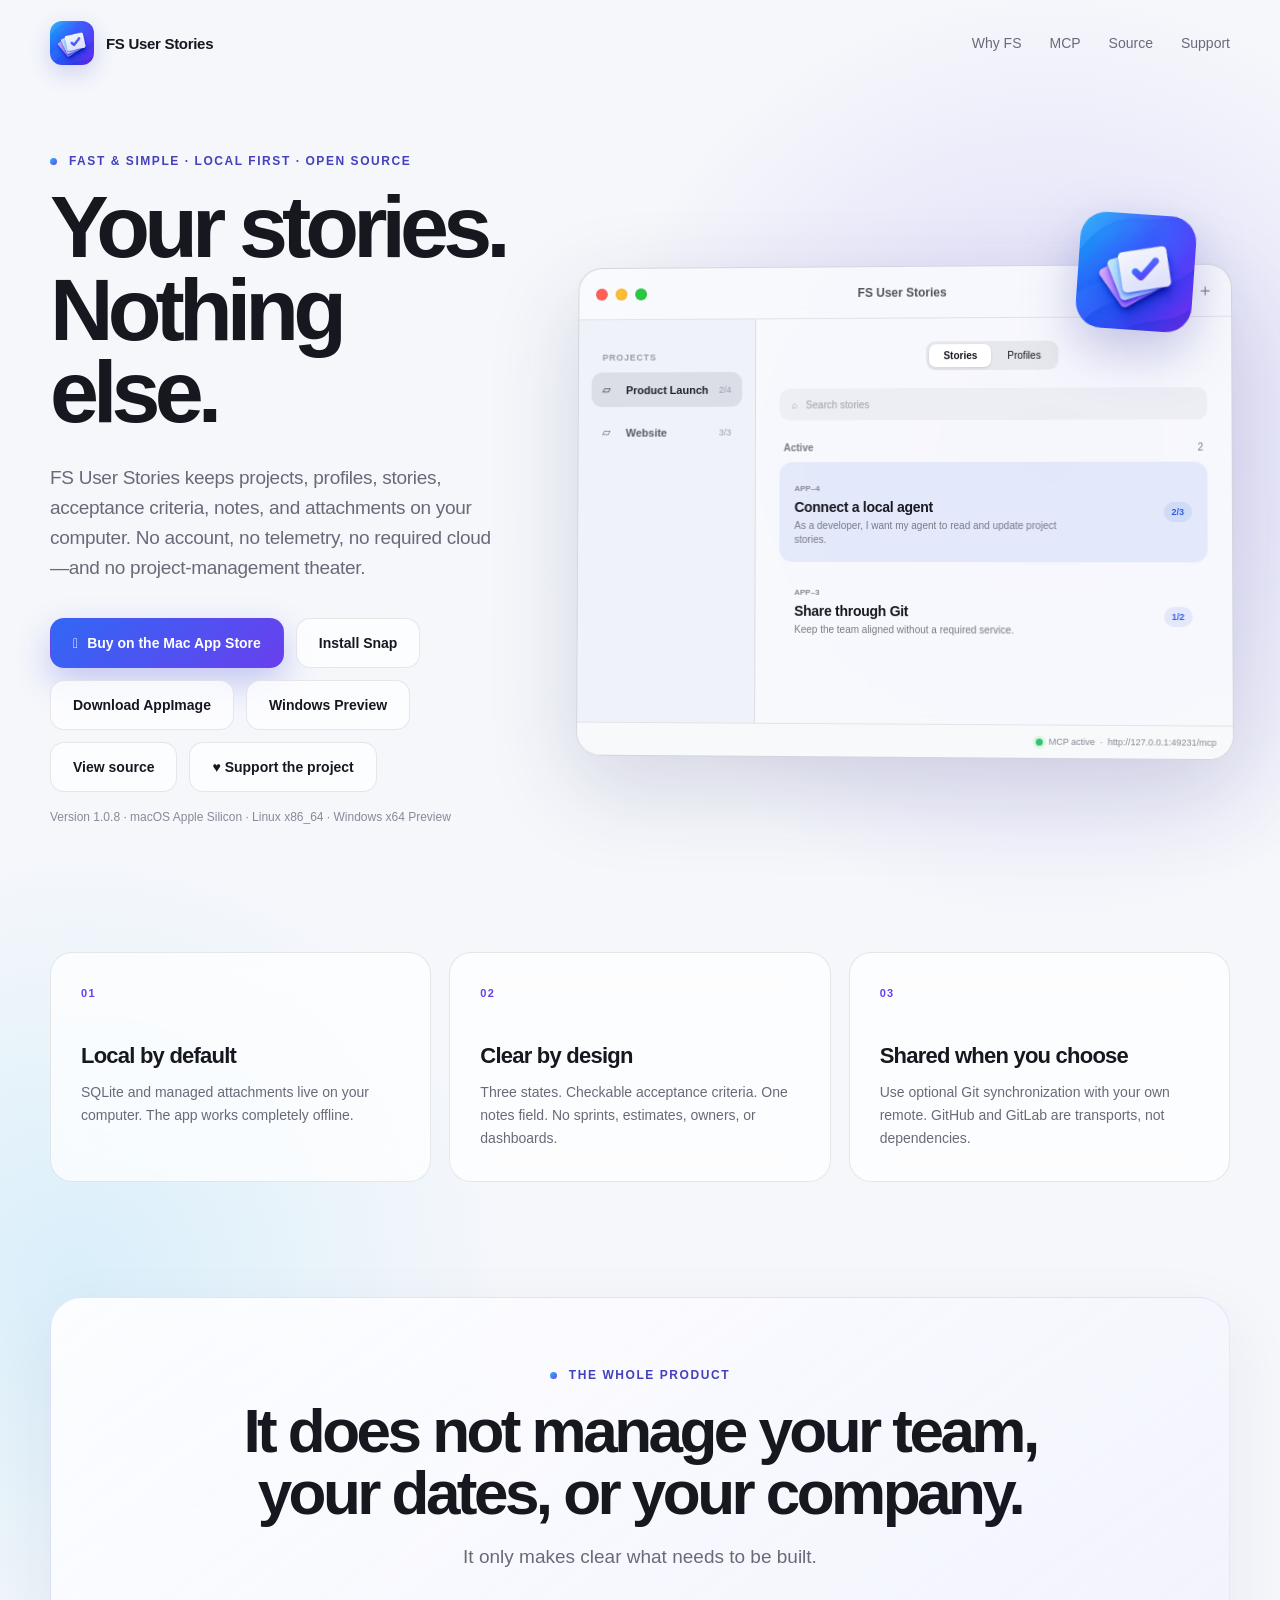
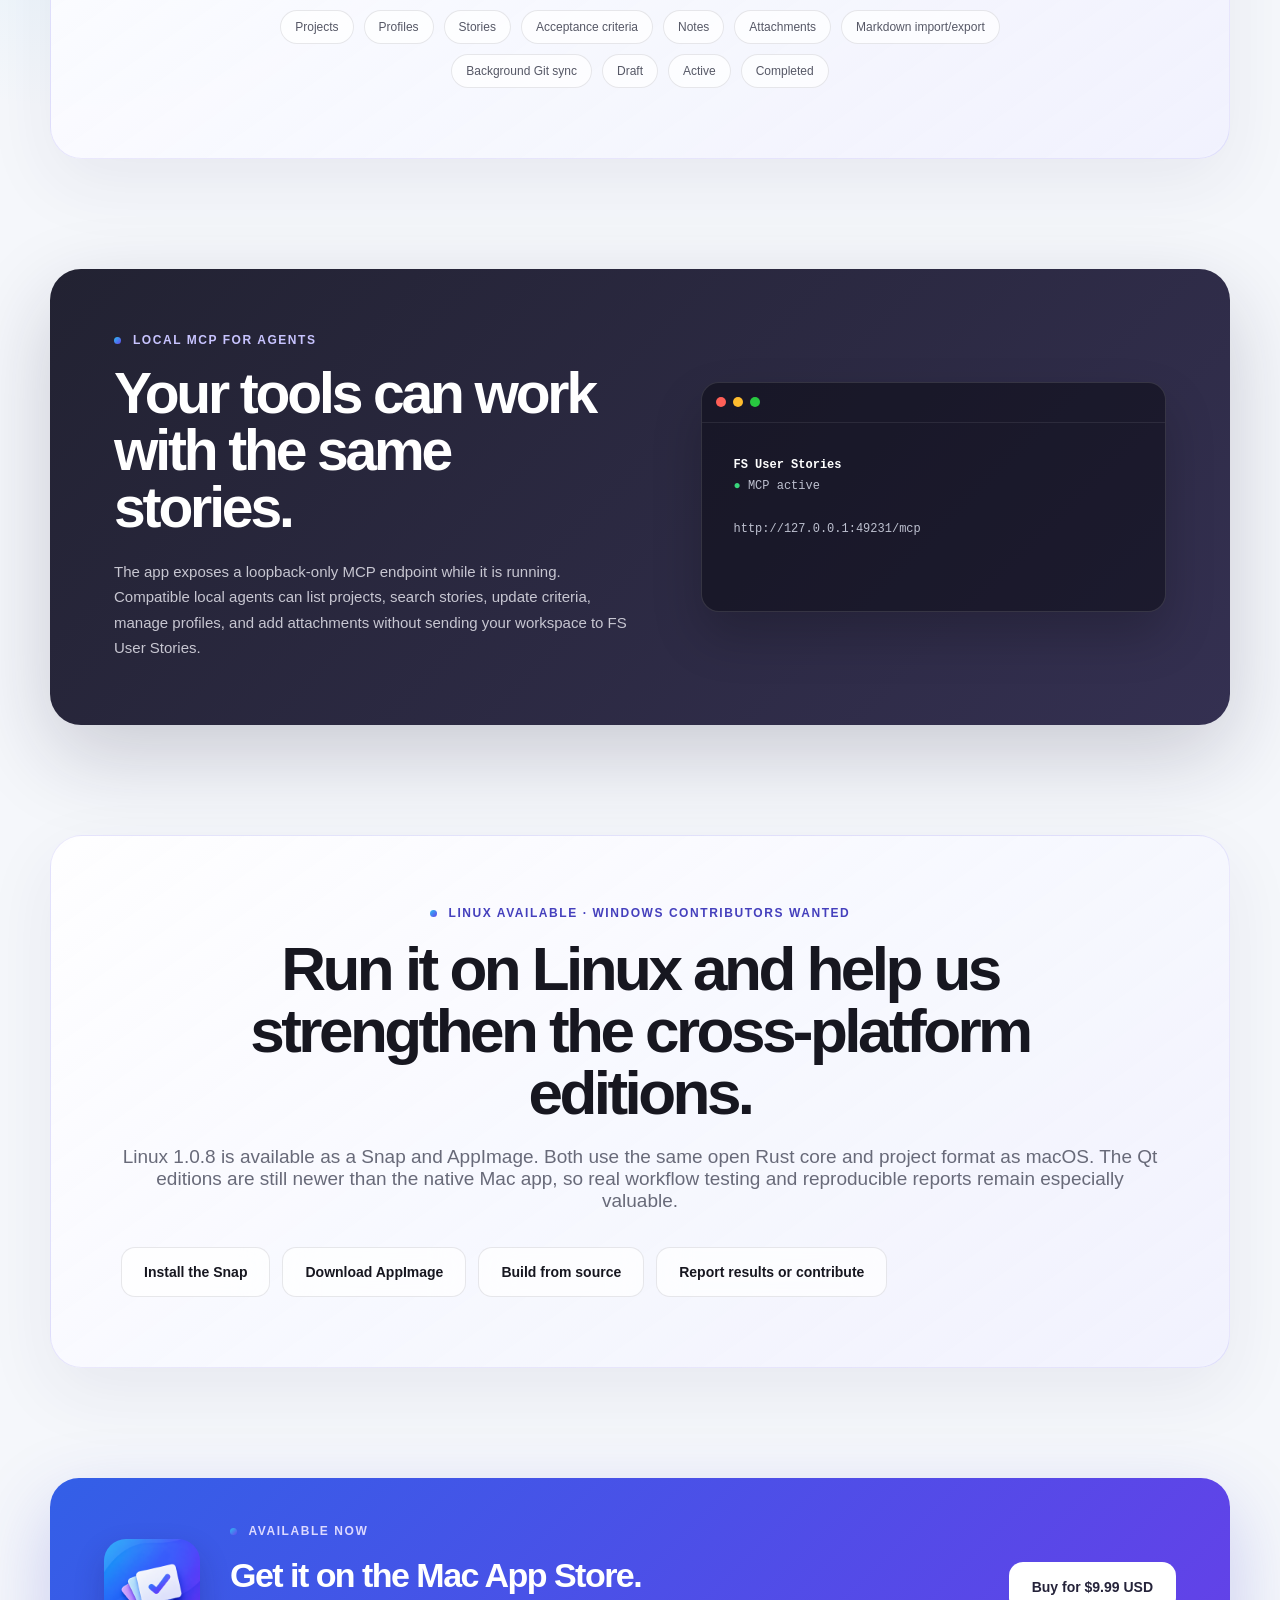
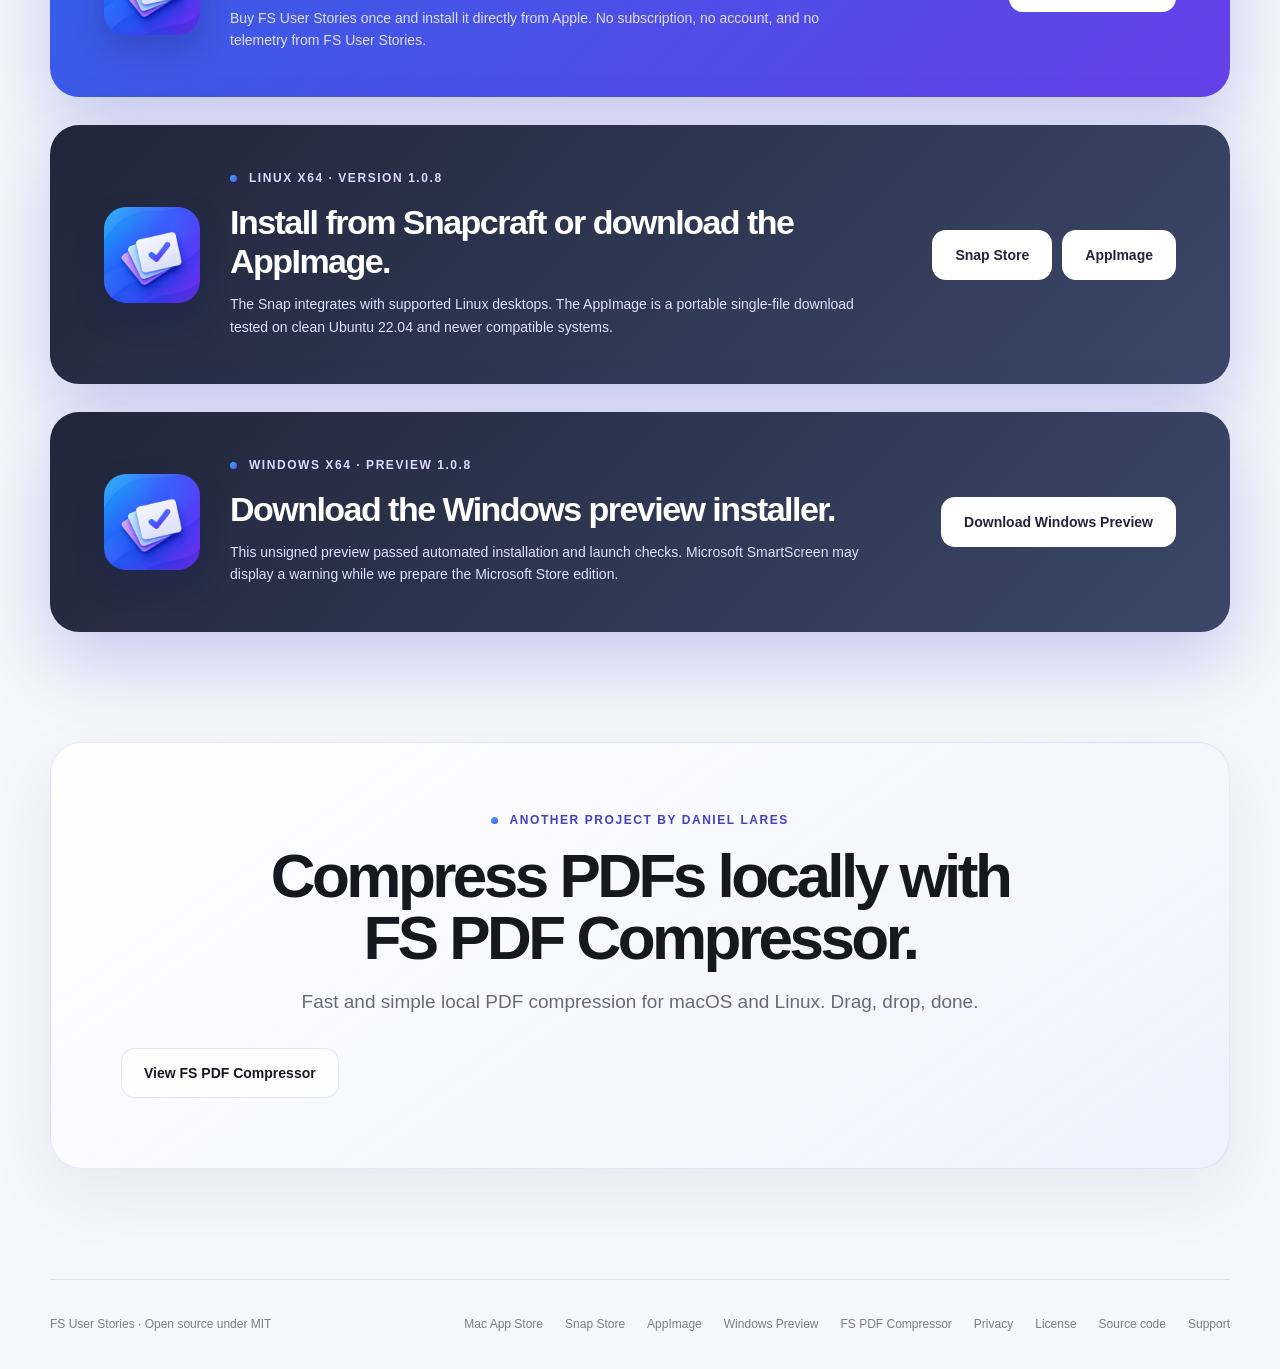
<file: docs/index.html>
<!doctype html>
<html lang="en">
  <head>
    <meta charset="utf-8">
    <meta name="viewport" content="width=device-width, initial-scale=1">
    <title>FS User Stories — Local user stories for macOS, Linux and Windows</title>
    <meta name="description" content="A focused, local-first app for macOS, Linux and Windows with projects, profiles, user stories, acceptance criteria, notes, attachments, Git sharing, and local MCP access.">
    <meta name="robots" content="index, follow, max-image-preview:large">
    <meta name="theme-color" content="#f5f7ff">
    <link rel="canonical" href="https://gitlares.github.io/fs-user-stories/">
    <meta property="og:type" content="website">
    <meta property="og:site_name" content="FS User Stories">
    <meta property="og:title" content="FS User Stories — Local user stories for macOS, Linux and Windows">
    <meta property="og:description" content="Your stories, on your computer. Share with Git. Nothing else.">
    <meta property="og:url" content="https://gitlares.github.io/fs-user-stories/">
    <meta property="og:image" content="https://gitlares.github.io/fs-user-stories/assets/app-icon.png">
    <meta name="twitter:card" content="summary">
    <meta name="twitter:title" content="FS User Stories — Local user stories for macOS, Linux and Windows">
    <meta name="twitter:description" content="Your stories, on your computer. Share with Git. Nothing else.">
    <meta name="twitter:image" content="https://gitlares.github.io/fs-user-stories/assets/app-icon.png">
    <link rel="icon" href="assets/app-icon.png">
    <link rel="stylesheet" href="styles.css">
    <script type="application/ld+json">
      {
        "@context": "https://schema.org",
        "@type": "SoftwareApplication",
        "name": "FS User Stories",
        "alternateName": "Fast & Simple User Stories",
        "url": "https://gitlares.github.io/fs-user-stories/",
        "description": "A local-first app for writing and sharing clear user stories without project-management overhead.",
        "applicationCategory": "DeveloperApplication",
        "operatingSystem": "macOS, Linux, Windows",
        "softwareVersion": "1.0.8",
        "downloadUrl": "https://apps.apple.com/app/id6801671870",
        "license": "https://github.com/gitlares/fs-user-stories/blob/main/LICENSE",
        "isAccessibleForFree": false,
        "offers": {
          "@type": "Offer",
          "price": "9.99",
          "priceCurrency": "USD",
          "url": "https://apps.apple.com/app/id6801671870",
          "availability": "https://schema.org/InStock"
        },
        "author": { "@type": "Person", "name": "Daniel Lares", "url": "https://github.com/gitlares" }
      }
    </script>
  </head>
  <body>
    <header class="site-header">
      <a class="brand" href="#top" aria-label="FS User Stories home">
        <img src="assets/app-icon.png" alt="" width="44" height="44">
        <span>FS User Stories</span>
      </a>
      <nav aria-label="Primary navigation">
        <a href="#principles">Why FS</a>
        <a href="#mcp">MCP</a>
        <a href="https://github.com/gitlares/fs-user-stories">Source</a>
        <a href="https://www.paypal.com/donate/?hosted_button_id=7RDCBR3QXXEMJ">Support</a>
      </nav>
    </header>

    <main id="top">
      <section class="hero">
        <div class="hero-copy">
          <p class="eyebrow"><span></span> Fast &amp; Simple · Local first · Open source</p>
          <h1>Your stories.<br>Nothing else.</h1>
          <p class="lede">FS User Stories keeps projects, profiles, stories, acceptance criteria, notes, and attachments on your computer. No account, no telemetry, no required cloud—and no project-management theater.</p>
          <div class="hero-actions">
            <a class="button primary" href="https://apps.apple.com/app/id6801671870">
              <span aria-hidden="true"></span> Buy on the Mac App Store
            </a>
            <a class="button secondary" href="https://snapcraft.io/fs-user-stories">Install Snap</a>
            <a class="button secondary" href="https://github.com/gitlares/fs-user-stories/releases/download/v1.0.8/FSUserStories-1.0.8-x86_64.AppImage">Download AppImage</a>
            <a class="button secondary" href="https://github.com/gitlares/fs-user-stories/releases/download/v1.0.8/FSUserStoriesSetup-1.0.8-x64.exe">Windows Preview</a>
            <a class="button secondary" href="https://github.com/gitlares/fs-user-stories">View source</a>
            <a class="button secondary" href="https://www.paypal.com/donate/?hosted_button_id=7RDCBR3QXXEMJ">♥ Support the project</a>
          </div>
          <p class="release-meta">Version 1.0.8 · macOS Apple Silicon · Linux x86_64 · Windows x64 Preview</p>
        </div>

        <div class="product-stage" aria-label="FS User Stories application preview">
          <img class="hero-icon" src="assets/app-icon.png" alt="FS User Stories app icon" width="116" height="116">
          <div class="app-window">
            <div class="window-toolbar">
              <div class="traffic-lights" aria-hidden="true"><i></i><i></i><i></i></div>
              <strong>FS User Stories</strong>
              <span class="toolbar-actions" aria-hidden="true">↻ &nbsp; ＋</span>
            </div>
            <div class="window-body">
              <aside>
                <small>PROJECTS</small>
                <div class="project-row selected"><span>▱</span><b>Product Launch</b><em>2/4</em></div>
                <div class="project-row"><span>▱</span><b>Website</b><em>3/3</em></div>
              </aside>
              <section class="story-list">
                <div class="segmented"><b>Stories</b><span>Profiles</span></div>
                <label>⌕ &nbsp; Search stories</label>
                <div class="list-heading"><b>Active</b><span>2</span></div>
                <article class="story selected-story">
                  <div><small>APP–4</small><h2>Connect a local agent</h2><p>As a developer, I want my agent to read and update project stories.</p></div>
                  <strong>2/3</strong>
                </article>
                <article class="story">
                  <div><small>APP–3</small><h2>Share through Git</h2><p>Keep the team aligned without a required service.</p></div>
                  <strong>1/2</strong>
                </article>
              </section>
            </div>
            <div class="window-status"><span class="status-dot"></span> MCP active &nbsp;·&nbsp; http://127.0.0.1:49231/mcp</div>
          </div>
        </div>
      </section>

      <section class="feature-grid" id="principles" aria-label="Product principles">
        <article><span>01</span><h2>Local by default</h2><p>SQLite and managed attachments live on your computer. The app works completely offline.</p></article>
        <article><span>02</span><h2>Clear by design</h2><p>Three states. Checkable acceptance criteria. One notes field. No sprints, estimates, owners, or dashboards.</p></article>
        <article><span>03</span><h2>Shared when you choose</h2><p>Use optional Git synchronization with your own remote. GitHub and GitLab are transports, not dependencies.</p></article>
      </section>

      <section class="statement">
        <p class="eyebrow"><span></span> The whole product</p>
        <h2>It does not manage your team, your dates, or your company.</h2>
        <p>It only makes clear what needs to be built.</p>
        <div class="product-list" aria-label="Included features">
          <span>Projects</span><span>Profiles</span><span>Stories</span><span>Acceptance criteria</span><span>Notes</span><span>Attachments</span><span>Markdown import/export</span><span>Background Git sync</span><span>Draft</span><span>Active</span><span>Completed</span>
        </div>
      </section>

      <section class="mcp-card" id="mcp">
        <div>
          <p class="eyebrow"><span></span> Local MCP for agents</p>
          <h2>Your tools can work with the same stories.</h2>
          <p>The app exposes a loopback-only MCP endpoint while it is running. Compatible local agents can list projects, search stories, update criteria, manage profiles, and add attachments without sending your workspace to FS User Stories.</p>
        </div>
        <div class="terminal" aria-label="Example MCP endpoint">
          <div><i></i><i></i><i></i></div>
          <code><b>FS User Stories</b><br><span>●</span> MCP active<br><br>http://127.0.0.1:49231/mcp</code>
        </div>
      </section>

      <section class="statement">
        <p class="eyebrow"><span></span> Linux available · Windows contributors wanted</p>
        <h2>Run it on Linux and help us strengthen the cross-platform editions.</h2>
        <p>Linux 1.0.8 is available as a Snap and AppImage. Both use the same open Rust core and project format as macOS. The Qt editions are still newer than the native Mac app, so real workflow testing and reproducible reports remain especially valuable.</p>
        <div class="hero-actions">
          <a class="button secondary" href="https://snapcraft.io/fs-user-stories">Install the Snap</a>
          <a class="button secondary" href="https://github.com/gitlares/fs-user-stories/releases/download/v1.0.8/FSUserStories-1.0.8-x86_64.AppImage">Download AppImage</a>
          <a class="button secondary" href="https://github.com/gitlares/fs-user-stories#build-from-source">Build from source</a>
          <a class="button secondary" href="https://github.com/gitlares/fs-user-stories/issues">Report results or contribute</a>
        </div>
      </section>

      <section class="install-card">
        <img src="assets/app-icon.png" alt="" width="96" height="96">
        <div><p class="eyebrow"><span></span> Available now</p><h2>Get it on the Mac App Store.</h2><p>Buy FS User Stories once and install it directly from Apple. No subscription, no account, and no telemetry from FS User Stories.</p></div>
        <a class="button light" href="https://apps.apple.com/app/id6801671870">Buy for $9.99 USD</a>
      </section>

      <section class="install-card linux-card">
        <img src="assets/app-icon.png" alt="" width="96" height="96">
        <div><p class="eyebrow"><span></span> Linux x64 · Version 1.0.8</p><h2>Install from Snapcraft or download the AppImage.</h2><p>The Snap integrates with supported Linux desktops. The AppImage is a portable single-file download tested on clean Ubuntu 22.04 and newer compatible systems.</p></div>
        <div class="install-actions"><a class="button light" href="https://snapcraft.io/fs-user-stories">Snap Store</a><a class="button light" href="https://github.com/gitlares/fs-user-stories/releases/download/v1.0.8/FSUserStories-1.0.8-x86_64.AppImage">AppImage</a></div>
      </section>

      <section class="install-card linux-card">
        <img src="assets/app-icon.png" alt="" width="96" height="96">
        <div><p class="eyebrow"><span></span> Windows x64 · Preview 1.0.8</p><h2>Download the Windows preview installer.</h2><p>This unsigned preview passed automated installation and launch checks. Microsoft SmartScreen may display a warning while we prepare the Microsoft Store edition.</p></div>
        <a class="button light" href="https://github.com/gitlares/fs-user-stories/releases/download/v1.0.8/FSUserStoriesSetup-1.0.8-x64.exe">Download Windows Preview</a>
      </section>

      <section class="statement">
        <p class="eyebrow"><span></span> Another project by Daniel Lares</p>
        <h2>Compress PDFs locally with FS PDF Compressor.</h2>
        <p>Fast and simple local PDF compression for macOS and Linux. Drag, drop, done.</p>
        <div class="hero-actions"><a class="button secondary" href="https://github.com/gitlares/fs-pdf-compressor">View FS PDF Compressor</a></div>
      </section>
    </main>

    <footer>
      <span>FS User Stories · Open source under MIT</span>
      <div><a href="https://apps.apple.com/app/id6801671870">Mac App Store</a><a href="https://snapcraft.io/fs-user-stories">Snap Store</a><a href="https://github.com/gitlares/fs-user-stories/releases/download/v1.0.8/FSUserStories-1.0.8-x86_64.AppImage">AppImage</a><a href="https://github.com/gitlares/fs-user-stories/releases/download/v1.0.8/FSUserStoriesSetup-1.0.8-x64.exe">Windows Preview</a><a href="https://github.com/gitlares/fs-pdf-compressor">FS PDF Compressor</a><a href="privacy.html">Privacy</a><a href="https://github.com/gitlares/fs-user-stories/blob/main/LICENSE">License</a><a href="https://github.com/gitlares/fs-user-stories">Source code</a><a href="https://www.paypal.com/donate/?hosted_button_id=7RDCBR3QXXEMJ">Support</a></div>
    </footer>
  </body>
</html>
</file>
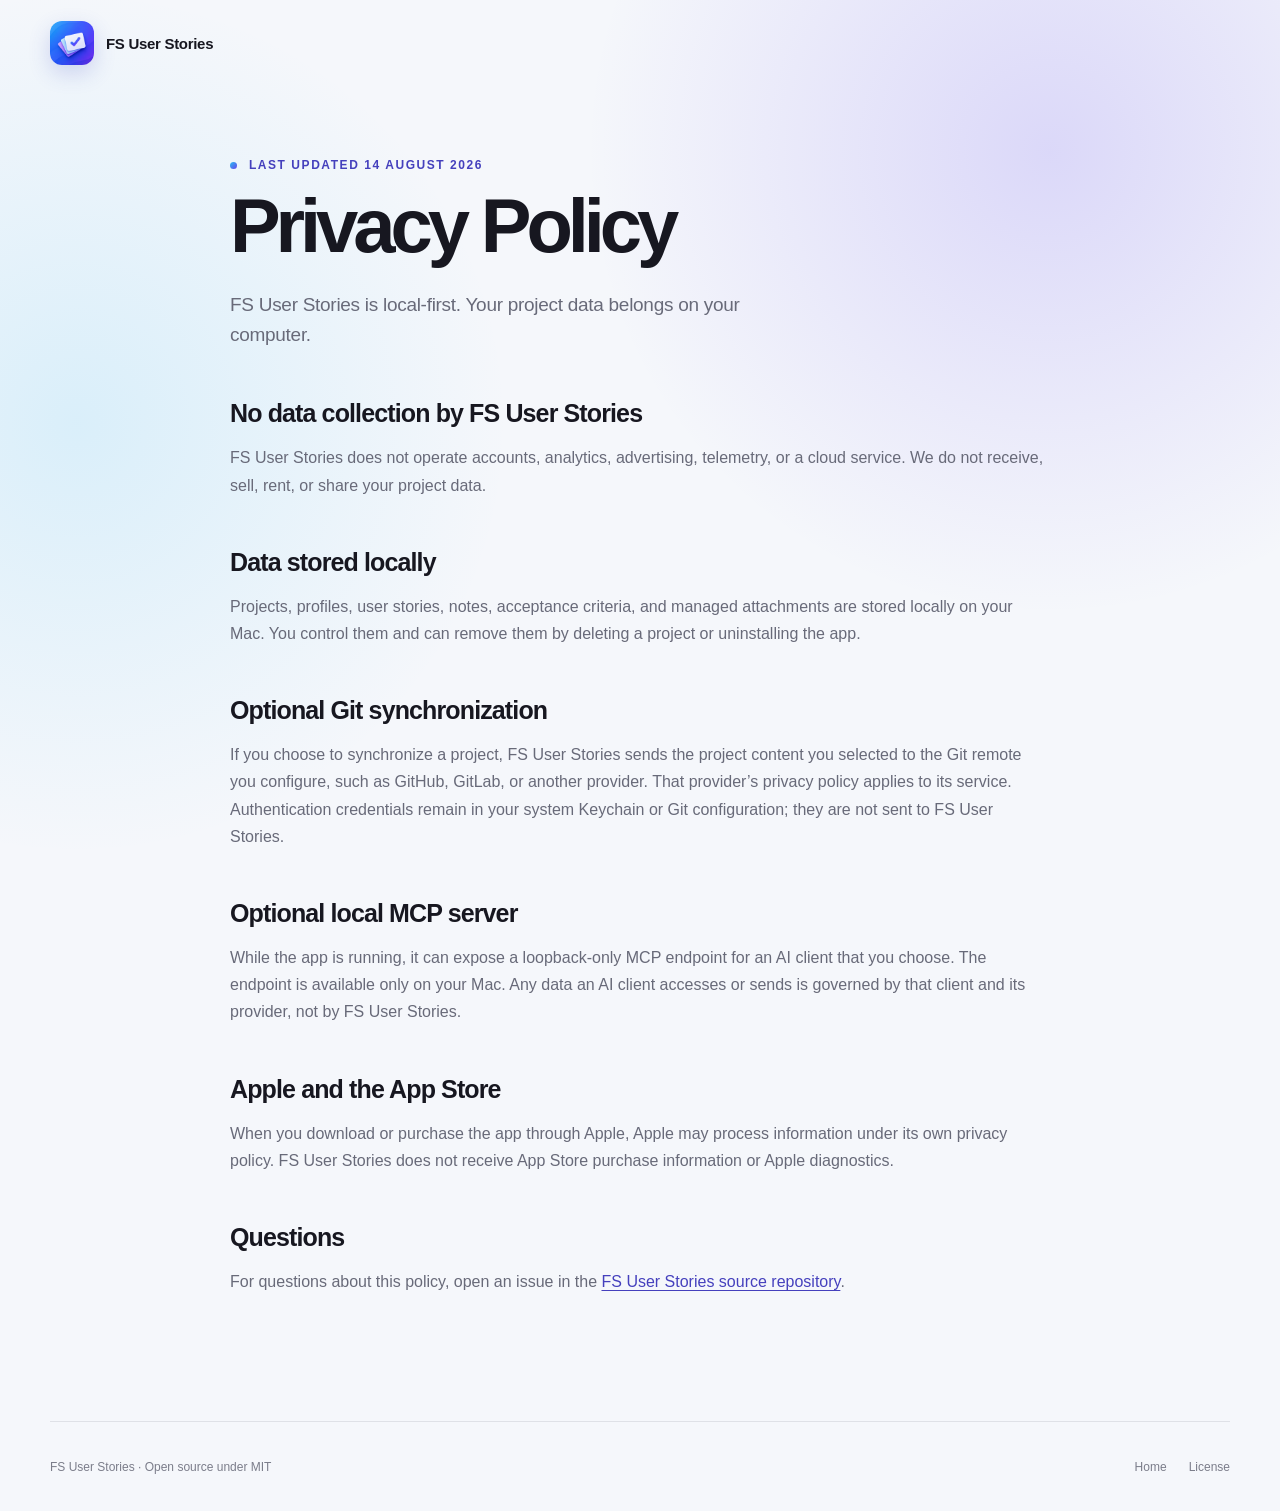
<file: docs/privacy.html>
<!doctype html>
<html lang="en">
  <head>
    <meta charset="utf-8">
    <meta name="viewport" content="width=device-width, initial-scale=1">
    <title>Privacy Policy — FS User Stories</title>
    <meta name="description" content="Privacy policy for FS User Stories.">
    <link rel="canonical" href="https://gitlares.github.io/fs-user-stories/privacy.html">
    <link rel="icon" href="assets/app-icon.png">
    <link rel="stylesheet" href="styles.css">
  </head>
  <body>
    <header class="site-header">
      <a class="brand" href="index.html" aria-label="FS User Stories home">
        <img src="assets/app-icon.png" alt="" width="44" height="44">
        <span>FS User Stories</span>
      </a>
    </header>
    <main class="legal-page">
      <p class="eyebrow"><span></span> Last updated 14 August 2026</p>
      <h1>Privacy Policy</h1>
      <p class="lede">FS User Stories is local-first. Your project data belongs on your computer.</p>

      <section>
        <h2>No data collection by FS User Stories</h2>
        <p>FS User Stories does not operate accounts, analytics, advertising, telemetry, or a cloud service. We do not receive, sell, rent, or share your project data.</p>
      </section>

      <section>
        <h2>Data stored locally</h2>
        <p>Projects, profiles, user stories, notes, acceptance criteria, and managed attachments are stored locally on your Mac. You control them and can remove them by deleting a project or uninstalling the app.</p>
      </section>

      <section>
        <h2>Optional Git synchronization</h2>
        <p>If you choose to synchronize a project, FS User Stories sends the project content you selected to the Git remote you configure, such as GitHub, GitLab, or another provider. That provider’s privacy policy applies to its service. Authentication credentials remain in your system Keychain or Git configuration; they are not sent to FS User Stories.</p>
      </section>

      <section>
        <h2>Optional local MCP server</h2>
        <p>While the app is running, it can expose a loopback-only MCP endpoint for an AI client that you choose. The endpoint is available only on your Mac. Any data an AI client accesses or sends is governed by that client and its provider, not by FS User Stories.</p>
      </section>

      <section>
        <h2>Apple and the App Store</h2>
        <p>When you download or purchase the app through Apple, Apple may process information under its own privacy policy. FS User Stories does not receive App Store purchase information or Apple diagnostics.</p>
      </section>

      <section>
        <h2>Questions</h2>
        <p>For questions about this policy, open an issue in the <a href="https://github.com/gitlares/fs-user-stories">FS User Stories source repository</a>.</p>
      </section>
    </main>
    <footer>
      <span>FS User Stories · Open source under MIT</span>
      <div><a href="index.html">Home</a><a href="https://github.com/gitlares/fs-user-stories/blob/main/LICENSE">License</a></div>
    </footer>
  </body>
</html>
</file>
<file: docs/styles.css>
:root {
  color-scheme: light;
  --ink: #171720;
  --muted: #686a79;
  --line: rgba(34, 35, 52, 0.1);
  --surface: rgba(255, 255, 255, 0.72);
  --blue: #3267f5;
  --violet: #6840ed;
  --shadow: 0 30px 90px rgba(47, 45, 105, 0.17);
}

* { box-sizing: border-box; }
html { scroll-behavior: smooth; }
body {
  margin: 0;
  overflow-x: hidden;
  color: var(--ink);
  background:
    radial-gradient(circle at 82% 10%, rgba(84, 55, 237, 0.16), transparent 29rem),
    radial-gradient(circle at 6% 28%, rgba(51, 188, 244, 0.14), transparent 27rem),
    #f5f7fb;
  font-family: -apple-system, BlinkMacSystemFont, "SF Pro Display", "Helvetica Neue", sans-serif;
  -webkit-font-smoothing: antialiased;
}
a { color: inherit; text-decoration: none; }
.site-header, main, footer { width: min(1180px, calc(100% - 40px)); margin-inline: auto; }
.site-header { height: 86px; display: flex; align-items: center; justify-content: space-between; }
.brand { display: flex; align-items: center; gap: 12px; font-size: 15px; font-weight: 720; letter-spacing: -.02em; }
.brand img { border-radius: 12px; box-shadow: 0 8px 22px rgba(53, 72, 196, .2); }
nav { display: flex; gap: 28px; color: var(--muted); font-size: 14px; }
nav a:hover, footer a:hover { color: var(--ink); }

.hero { min-height: 700px; padding: 68px 0 108px; display: grid; grid-template-columns: .82fr 1.18fr; gap: 68px; align-items: center; }
.hero > * { min-width: 0; }
.eyebrow { margin: 0 0 18px; color: #4540bd; font-size: 12px; font-weight: 760; letter-spacing: .13em; text-transform: uppercase; }
.eyebrow span { display: inline-block; width: 7px; height: 7px; margin-right: 7px; border-radius: 50%; background: linear-gradient(135deg, #2abcf2, #6545ed); }
h1 { margin: 0; font-size: clamp(58px, 7vw, 88px); line-height: .94; letter-spacing: -.067em; font-weight: 760; }
.lede { max-width: 560px; margin: 29px 0 0; color: var(--muted); font-size: 19px; line-height: 1.58; letter-spacing: -.015em; }
.hero-actions { margin-top: 35px; display: flex; flex-wrap: wrap; gap: 12px; }
.button { min-height: 50px; padding: 0 22px; border: 1px solid transparent; border-radius: 14px; display: inline-flex; align-items: center; justify-content: center; gap: 9px; font-size: 14px; font-weight: 720; transition: transform .18s ease, box-shadow .18s ease; }
.button:hover { transform: translateY(-2px); }
.button.primary { color: #fff; background: linear-gradient(135deg, var(--blue), var(--violet)); box-shadow: 0 14px 34px rgba(67, 73, 221, .28); }
.button.secondary { border-color: var(--line); background: rgba(255,255,255,.72); backdrop-filter: blur(16px); }
.button.light { color: #25233a; background: #fff; white-space: nowrap; }
.release-meta { margin: 18px 0 0; color: #888a98; font-size: 12px; }

.product-stage { position: relative; padding-top: 44px; }
.hero-icon { position: absolute; z-index: 3; top: -7px; right: 36px; border-radius: 26px; filter: drop-shadow(0 20px 26px rgba(49, 55, 160, .28)); transform: rotate(4deg); }
.app-window { overflow: hidden; min-height: 490px; border: 1px solid rgba(37,38,57,.17); border-radius: 24px; background: rgba(249,250,253,.9); box-shadow: var(--shadow); transform: perspective(1200px) rotateY(-2deg) rotateX(1deg); backdrop-filter: blur(30px) saturate(1.2); }
.window-toolbar { height: 52px; padding: 0 17px; display: grid; grid-template-columns: 1fr auto 1fr; align-items: center; border-bottom: 1px solid var(--line); font-size: 12px; color: #51525d; }
.traffic-lights { display: flex; gap: 8px; }
.traffic-lights i { width: 12px; height: 12px; border-radius: 50%; background: #ff5f57; border: 1px solid rgba(0,0,0,.08); }
.traffic-lights i:nth-child(2) { background: #febc2e; }
.traffic-lights i:nth-child(3) { background: #28c840; }
.toolbar-actions { justify-self: end; color: #777985; font-size: 17px; }
.window-body { min-height: 405px; display: grid; grid-template-columns: 180px 1fr; }
.window-body aside { padding: 27px 13px; border-right: 1px solid var(--line); background: rgba(233,237,246,.58); }
.window-body aside > small { padding: 0 11px; color: #989aa7; font-size: 9px; font-weight: 700; letter-spacing: .09em; }
.project-row { margin-top: 8px; padding: 11px; display: grid; grid-template-columns: 20px 1fr auto; align-items: center; gap: 4px; border-radius: 11px; color: #595b67; font-size: 11px; }
.project-row.selected { color: #20212b; background: rgba(92,97,118,.14); }
.project-row em { color: #989aa5; font-size: 9px; font-style: normal; }
.story-list { padding: 23px 24px; }
.segmented { width: max-content; margin: 0 auto 18px; padding: 3px; display: flex; gap: 2px; border-radius: 9px; background: #e7e8ed; font-size: 10px; }
.segmented > * { padding: 6px 14px; border-radius: 7px; }
.segmented b { background: #fff; box-shadow: 0 1px 3px rgba(0,0,0,.12); }
.story-list > label { height: 32px; padding: 0 12px; display: flex; align-items: center; border-radius: 10px; color: #9b9ca7; background: rgba(120,122,137,.08); font-size: 10px; }
.list-heading { margin: 22px 4px 9px; display: flex; justify-content: space-between; color: #777984; font-size: 10px; }
.story { min-height: 99px; padding: 15px; display: flex; justify-content: space-between; gap: 14px; border-radius: 13px; }
.story + .story { margin-top: 4px; }
.selected-story { background: rgba(65, 105, 220, .1); }
.story small { color: #858793; font-size: 8px; font-weight: 700; }
.story h2 { margin: 4px 0; font-size: 14px; letter-spacing: -.02em; }
.story p { max-width: 290px; margin: 0; color: #777985; font-size: 10px; line-height: 1.4; }
.story > strong { align-self: center; padding: 5px 8px; border-radius: 20px; color: #335fe2; background: rgba(51,95,226,.1); font-size: 9px; }
.window-status { height: 33px; padding: 0 16px; display: flex; align-items: center; justify-content: flex-end; border-top: 1px solid var(--line); color: #858793; background: rgba(248,249,251,.94); font-size: 9px; }
.status-dot { width: 7px; height: 7px; margin-right: 6px; border-radius: 50%; background: #2fc568; box-shadow: 0 0 0 3px rgba(47,197,104,.12); }

.feature-grid { padding: 20px 0 115px; display: grid; grid-template-columns: repeat(3, 1fr); gap: 18px; }
.feature-grid article { padding: 30px; border: 1px solid var(--line); border-radius: 22px; background: var(--surface); backdrop-filter: blur(18px); }
.feature-grid article > span { color: var(--violet); font-size: 11px; font-weight: 800; letter-spacing: .12em; }
.feature-grid h2 { margin: 42px 0 12px; font-size: 22px; letter-spacing: -.035em; }
.feature-grid p { margin: 0; color: var(--muted); font-size: 14px; line-height: 1.65; }

.statement { margin-bottom: 110px; padding: 70px; text-align: center; border: 1px solid rgba(89,72,226,.12); border-radius: 32px; background: linear-gradient(145deg, rgba(255,255,255,.88), rgba(239,240,255,.74)); box-shadow: 0 24px 70px rgba(42,42,88,.07); }
.statement h2 { max-width: 820px; margin: 0 auto; font-size: clamp(40px, 5vw, 62px); line-height: 1; letter-spacing: -.057em; }
.statement > p:not(.eyebrow) { margin: 22px 0 0; color: var(--muted); font-size: 19px; }
.product-list { max-width: 780px; margin: 42px auto 0; display: flex; flex-wrap: wrap; justify-content: center; gap: 10px; }
.product-list span { padding: 9px 14px; border: 1px solid var(--line); border-radius: 999px; color: #565866; background: rgba(255,255,255,.72); font-size: 12px; }

.mcp-card { margin-bottom: 110px; padding: 64px; display: grid; grid-template-columns: 1.05fr .95fr; gap: 72px; align-items: center; border-radius: 31px; color: #fff; background: linear-gradient(135deg, #222232, #343051); box-shadow: 0 30px 85px rgba(25,24,54,.2); }
.mcp-card .eyebrow { color: #c8c4ff; }
.mcp-card h2 { margin: 0; font-size: clamp(38px, 5vw, 57px); line-height: 1; letter-spacing: -.055em; }
.mcp-card p:not(.eyebrow) { margin: 23px 0 0; color: #c7c6d1; font-size: 15px; line-height: 1.7; }
.terminal { overflow: hidden; min-height: 230px; border: 1px solid rgba(255,255,255,.12); border-radius: 18px; background: rgba(6,7,14,.5); box-shadow: 0 24px 50px rgba(0,0,0,.2); }
.terminal > div { height: 40px; padding: 0 14px; display: flex; align-items: center; gap: 7px; border-bottom: 1px solid rgba(255,255,255,.08); }
.terminal i { width: 10px; height: 10px; border-radius: 50%; background: #ff5f57; }
.terminal i:nth-child(2) { background: #febc2e; }.terminal i:nth-child(3) { background: #28c840; }
.terminal code { padding: 32px; display: block; color: #bdc0cf; font: 12px/1.8 ui-monospace, SFMono-Regular, Menlo, monospace; }
.terminal code b { color: #fff; }.terminal code span { color: #39d67c; }

.install-card { margin-bottom: 110px; padding: 46px 54px; display: grid; grid-template-columns: auto 1fr auto; gap: 30px; align-items: center; border-radius: 29px; color: #fff; background: linear-gradient(135deg, #335fe7, #6540e8); box-shadow: 0 28px 75px rgba(59,68,204,.25); }
.install-card img { border-radius: 22px; box-shadow: 0 14px 30px rgba(25,27,89,.24); }
.install-card .eyebrow { color: #dcd9ff; }
.install-card h2 { margin: 0; font-size: 34px; letter-spacing: -.045em; }
.install-card p:not(.eyebrow) { max-width: 640px; margin: 12px 0 0; color: #dfdfff; font-size: 14px; line-height: 1.6; }
.linux-card { margin-top: -82px; background: linear-gradient(135deg, #20263a, #3c4768); }
.install-actions { display: flex; gap: 10px; }
footer { min-height: 90px; padding: 28px 0; display: flex; justify-content: space-between; align-items: center; border-top: 1px solid var(--line); color: #7b7d8a; font-size: 12px; }
footer div { display: flex; gap: 22px; }
.legal-page { max-width: 820px; padding: 72px 0 110px; }
.legal-page h1 { font-size: clamp(52px, 7vw, 76px); }
.legal-page section { margin-top: 48px; padding-top: 1px; }
.legal-page h2 { margin: 0 0 14px; font-size: 25px; letter-spacing: -.035em; }
.legal-page section p { color: var(--muted); font-size: 16px; line-height: 1.7; }
.legal-page section a { color: #4540bd; text-decoration: underline; text-underline-offset: 3px; }

@media (max-width: 920px) {
  .hero { grid-template-columns: 1fr; }
  .app-window { transform: none; }
  .feature-grid { grid-template-columns: 1fr; }
  .feature-grid h2 { margin-top: 24px; }
  .mcp-card { grid-template-columns: 1fr; gap: 42px; }
  .install-card { grid-template-columns: auto 1fr; }
  .install-card .button { grid-column: 1 / -1; }
  .install-actions { grid-column: 1 / -1; }
}
@media (max-width: 620px) {
  .site-header, main, footer { width: min(100% - 24px, 1180px); }
  .site-header nav { gap: 14px; }
  .site-header nav a:first-child { display: none; }
  .brand span { display: none; }
  .hero { min-height: auto; padding: 52px 0 80px; }
  .eyebrow { line-height: 1.6; }
  h1 { font-size: 56px; }
  .lede { font-size: 17px; }
  .hero-actions { flex-direction: column; }
  .button { width: 100%; }
  .hero-icon { width: 86px; height: 86px; top: 2px; right: 20px; border-radius: 20px; }
  .product-stage { padding-top: 47px; }
  .window-body { grid-template-columns: 1fr; }
  .window-body aside { display: none; }
  .story-list { padding: 18px; }
  .app-window { min-height: 430px; }
  .statement, .mcp-card { margin-bottom: 70px; padding: 38px 25px; border-radius: 24px; }
  .statement h2, .mcp-card h2 { font-size: 40px; }
  .install-card { margin-bottom: 70px; padding: 34px 25px; grid-template-columns: 1fr; text-align: center; }
  .install-card img { margin: auto; }
  .linux-card { margin-top: -42px; }
  .install-actions { width: 100%; flex-direction: column; }
  footer { flex-direction: column; align-items: flex-start; gap: 17px; }
}
@media (prefers-reduced-motion: reduce) { html { scroll-behavior: auto; }.button { transition: none; } }
</file>
